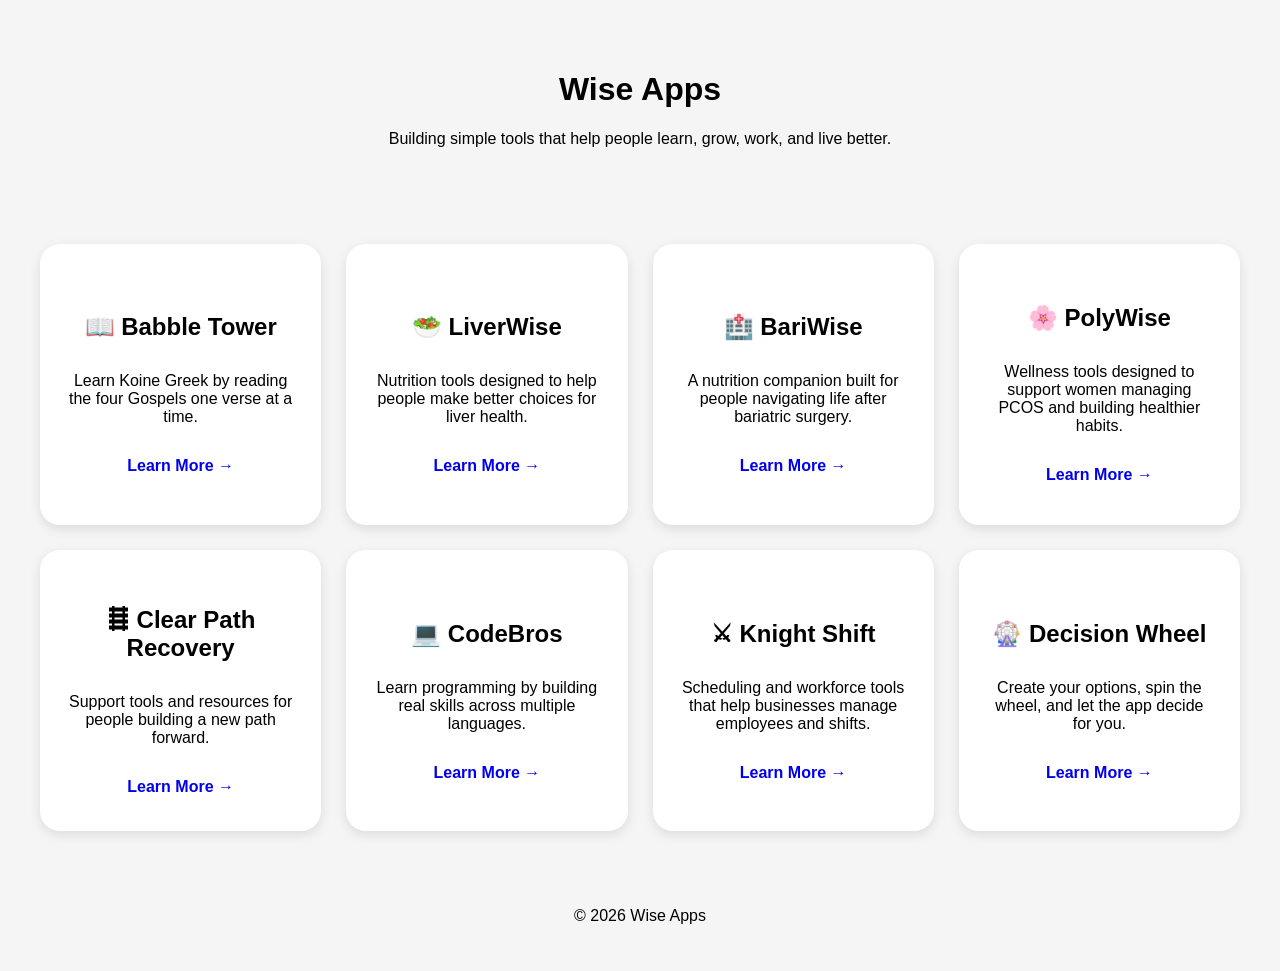
<file: index.html>
<!DOCTYPE html>
<html lang="en">

<head>
    <meta charset="UTF-8">
    <meta name="viewport" content="width=device-width, initial-scale=1.0">

    <title>Wise Apps</title>

    <link rel="stylesheet" href="styles.css">
</head>


<body>

<header class="hero">

    <h1>Wise Apps</h1>

    <p>
        Building simple tools that help people learn, grow, work, and live better.
    </p>

</header>


<main class="apps-grid">


    <div class="app-card">
        <h2>📖 Babble Tower</h2>
        <p>
            Learn Koine Greek by reading the four Gospels one verse at a time.
        </p>
        <a href="apps/babble-tower.html">Learn More →</a>
    </div>


    <div class="app-card">
        <h2>🥗 LiverWise</h2>
        <p>
            Nutrition tools designed to help people make better choices for liver health.
        </p>
        <a href="apps/liverwise.html">Learn More →</a>
    </div>


    <div class="app-card">
        <h2>🏥 BariWise</h2>
        <p>
            A nutrition companion built for people navigating life after bariatric surgery.
        </p>
        <a href="apps/bariwise.html">Learn More →</a>
    </div>


    <div class="app-card">
        <h2>🌸 PolyWise</h2>
        <p>
            Wellness tools designed to support women managing PCOS and building healthier habits.
        </p>
        <a href="apps/polywise.html">Learn More →</a>
    </div>


    <div class="app-card">
        <h2>🛤 Clear Path Recovery</h2>
        <p>
            Support tools and resources for people building a new path forward.
        </p>
        <a href="apps/clear-path-recovery.html">Learn More →</a>
    </div>


    <div class="app-card">
        <h2>💻 CodeBros</h2>
        <p>
            Learn programming by building real skills across multiple languages.
        </p>
        <a href="apps/codebros.html">Learn More →</a>
    </div>


    <div class="app-card">
        <h2>⚔ Knight Shift</h2>
        <p>
            Scheduling and workforce tools that help businesses manage employees and shifts.
        </p>
        <a href="apps/knight-shift.html">Learn More →</a>
    </div>


    <div class="app-card">
        <h2>🎡 Decision Wheel</h2>
        <p>
            Create your options, spin the wheel, and let the app decide for you.
        </p>
        <a href="apps/decision-wheel.html">Learn More →</a>
    </div>


</main>


<footer>

    <p>
        © 2026 Wise Apps
    </p>

</footer>


</body>

</html>
</file>
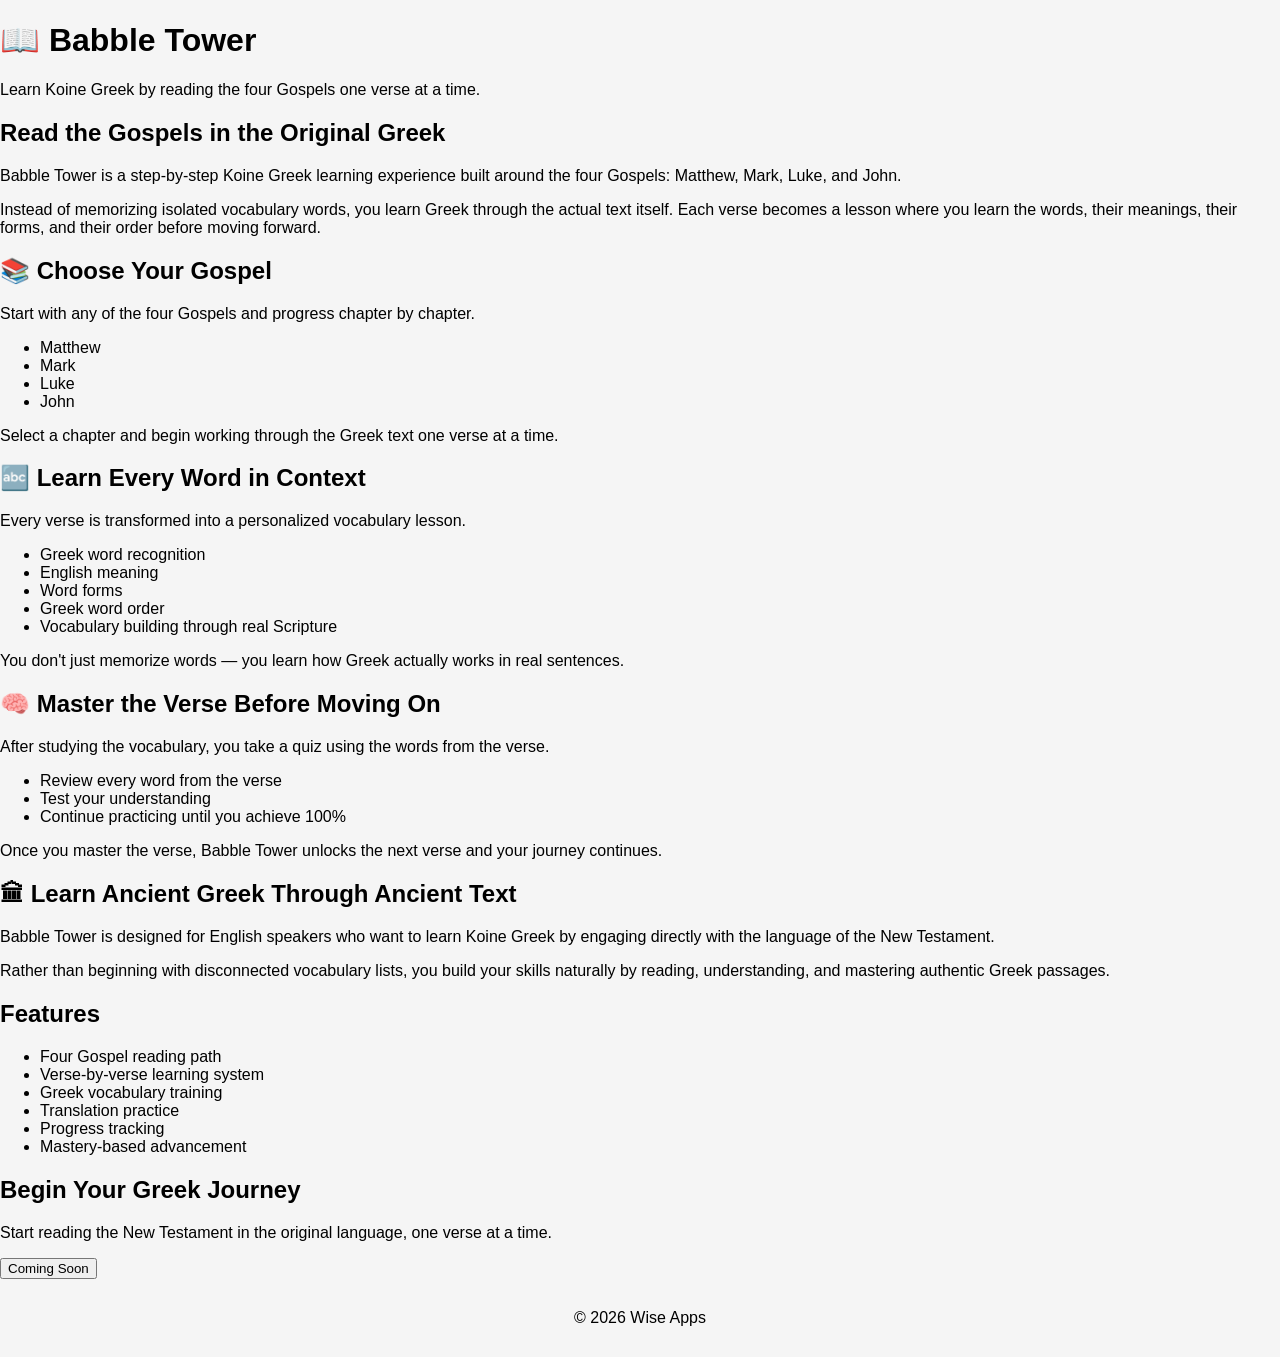
<file: apps/babble-tower.html>
<!DOCTYPE html>
<html lang="en">
<head>
    <meta charset="UTF-8">
    <meta name="viewport" content="width=device-width, initial-scale=1.0">
    <title>Babble Tower | Wise Apps</title>

    <link rel="stylesheet" href="../styles.css">
</head>

<body>

<header>
    <h1>📖 Babble Tower</h1>
    <p>Learn Koine Greek by reading the four Gospels one verse at a time.</p>
</header>


<main>

<section class="card">
    <h2>Read the Gospels in the Original Greek</h2>

    <p>
        Babble Tower is a step-by-step Koine Greek learning experience built
        around the four Gospels: Matthew, Mark, Luke, and John.
    </p>

    <p>
        Instead of memorizing isolated vocabulary words, you learn Greek
        through the actual text itself. Each verse becomes a lesson where you
        learn the words, their meanings, their forms, and their order before
        moving forward.
    </p>
</section>


<section class="card">

<h2>📚 Choose Your Gospel</h2>

<p>
    Start with any of the four Gospels and progress chapter by chapter.
</p>

<ul>
    <li>Matthew</li>
    <li>Mark</li>
    <li>Luke</li>
    <li>John</li>
</ul>

<p>
    Select a chapter and begin working through the Greek text one verse at a
    time.
</p>

</section>


<section class="card">

<h2>🔤 Learn Every Word in Context</h2>

<p>
    Every verse is transformed into a personalized vocabulary lesson.
</p>

<ul>
    <li>Greek word recognition</li>
    <li>English meaning</li>
    <li>Word forms</li>
    <li>Greek word order</li>
    <li>Vocabulary building through real Scripture</li>
</ul>

<p>
    You don't just memorize words — you learn how Greek actually works in
    real sentences.
</p>

</section>


<section class="card">

<h2>🧠 Master the Verse Before Moving On</h2>

<p>
    After studying the vocabulary, you take a quiz using the words from the
    verse.
</p>

<ul>
    <li>Review every word from the verse</li>
    <li>Test your understanding</li>
    <li>Continue practicing until you achieve 100%</li>
</ul>

<p>
    Once you master the verse, Babble Tower unlocks the next verse and your
    journey continues.
</p>

</section>


<section class="card">

<h2>🏛 Learn Ancient Greek Through Ancient Text</h2>

<p>
    Babble Tower is designed for English speakers who want to learn Koine
    Greek by engaging directly with the language of the New Testament.
</p>

<p>
    Rather than beginning with disconnected vocabulary lists, you build your
    skills naturally by reading, understanding, and mastering authentic Greek
    passages.
</p>

</section>


<section class="card">

<h2>Features</h2>

<ul>
    <li>Four Gospel reading path</li>
    <li>Verse-by-verse learning system</li>
    <li>Greek vocabulary training</li>
    <li>Translation practice</li>
    <li>Progress tracking</li>
    <li>Mastery-based advancement</li>
</ul>

</section>


<section class="card">

<h2>Begin Your Greek Journey</h2>

<p>
    Start reading the New Testament in the original language, one verse at a
    time.
</p>

<button>
    Coming Soon
</button>

</section>


</main>


<footer>
    © 2026 Wise Apps
</footer>


</body>
</html>
</file>
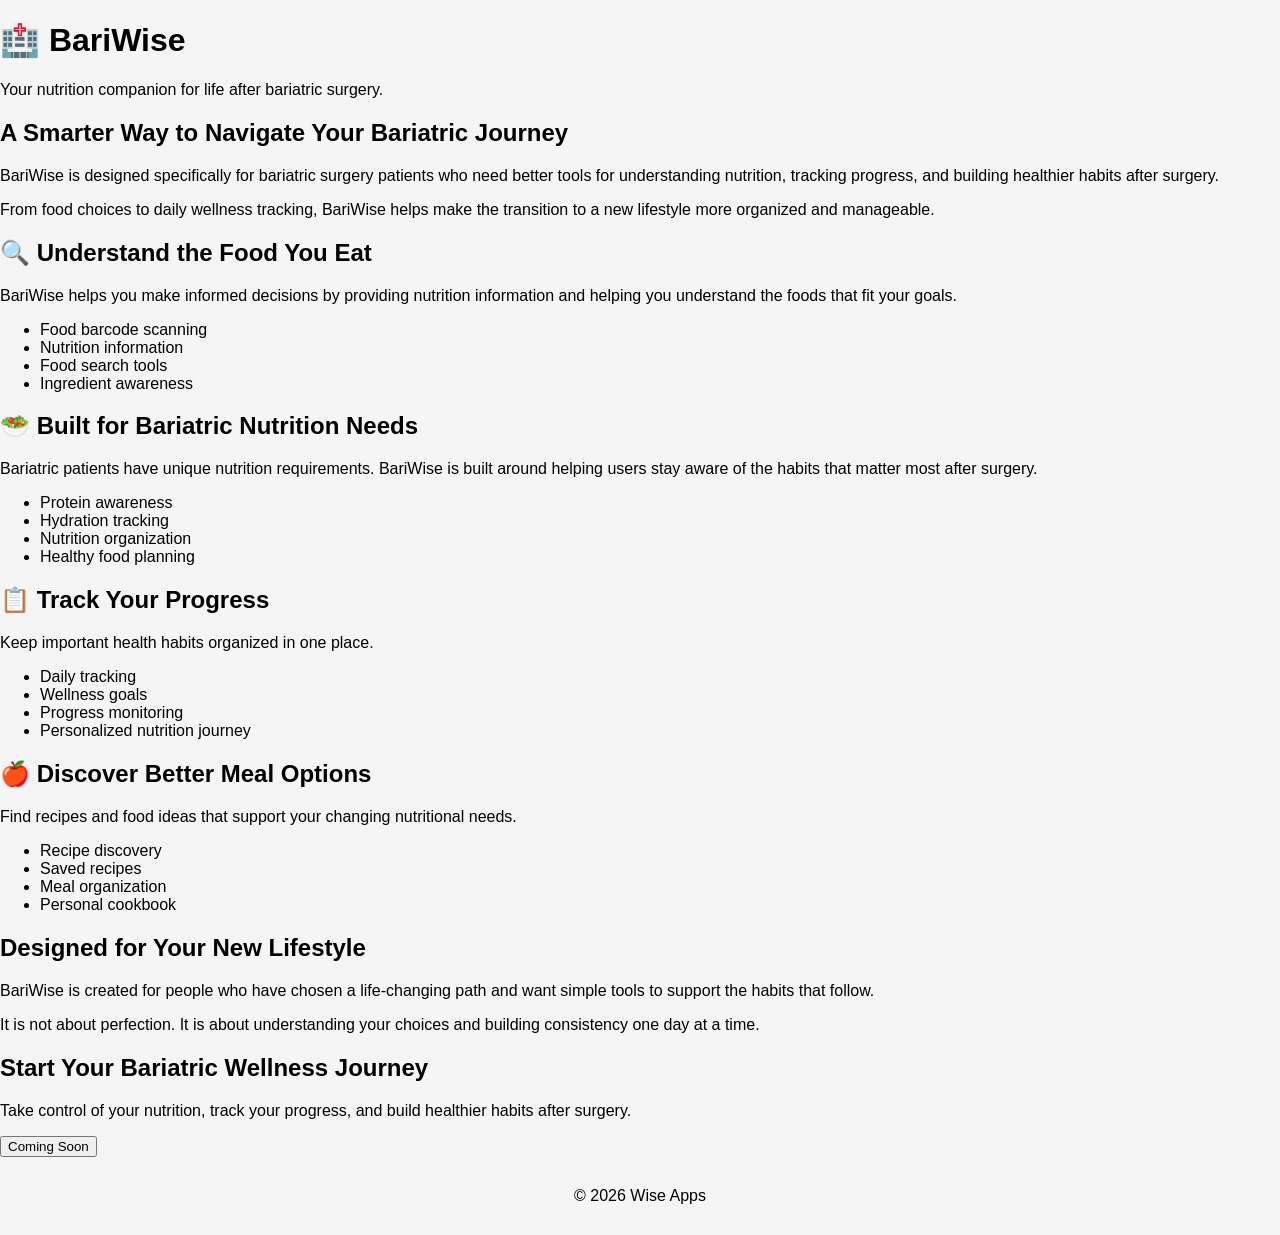
<file: apps/bariwise.html>
<!DOCTYPE html>
<html lang="en">
<head>
    <meta charset="UTF-8">
    <meta name="viewport" content="width=device-width, initial-scale=1.0">
    <title>BariWise | Wise Apps</title>

    <link rel="stylesheet" href="../styles.css">
</head>

<body>

<header>
    <h1>🏥 BariWise</h1>
    <p>Your nutrition companion for life after bariatric surgery.</p>
</header>


<main>

<section class="card">

<h2>A Smarter Way to Navigate Your Bariatric Journey</h2>

<p>
    BariWise is designed specifically for bariatric surgery patients who need
    better tools for understanding nutrition, tracking progress, and building
    healthier habits after surgery.
</p>

<p>
    From food choices to daily wellness tracking, BariWise helps make the
    transition to a new lifestyle more organized and manageable.
</p>

</section>


<section class="card">

<h2>🔍 Understand the Food You Eat</h2>

<p>
    BariWise helps you make informed decisions by providing nutrition
    information and helping you understand the foods that fit your goals.
</p>

<ul>
    <li>Food barcode scanning</li>
    <li>Nutrition information</li>
    <li>Food search tools</li>
    <li>Ingredient awareness</li>
</ul>

</section>


<section class="card">

<h2>🥗 Built for Bariatric Nutrition Needs</h2>

<p>
    Bariatric patients have unique nutrition requirements. BariWise is built
    around helping users stay aware of the habits that matter most after
    surgery.
</p>

<ul>
    <li>Protein awareness</li>
    <li>Hydration tracking</li>
    <li>Nutrition organization</li>
    <li>Healthy food planning</li>
</ul>

</section>


<section class="card">

<h2>📋 Track Your Progress</h2>

<p>
    Keep important health habits organized in one place.
</p>

<ul>
    <li>Daily tracking</li>
    <li>Wellness goals</li>
    <li>Progress monitoring</li>
    <li>Personalized nutrition journey</li>
</ul>

</section>


<section class="card">

<h2>🍎 Discover Better Meal Options</h2>

<p>
    Find recipes and food ideas that support your changing nutritional needs.
</p>

<ul>
    <li>Recipe discovery</li>
    <li>Saved recipes</li>
    <li>Meal organization</li>
    <li>Personal cookbook</li>
</ul>

</section>


<section class="card">

<h2>Designed for Your New Lifestyle</h2>

<p>
    BariWise is created for people who have chosen a life-changing path and
    want simple tools to support the habits that follow.
</p>

<p>
    It is not about perfection. It is about understanding your choices and
    building consistency one day at a time.
</p>

</section>


<section class="card">

<h2>Start Your Bariatric Wellness Journey</h2>

<p>
    Take control of your nutrition, track your progress, and build healthier
    habits after surgery.
</p>

<button>
    Coming Soon
</button>

</section>


</main>


<footer>
    © 2026 Wise Apps
</footer>


</body>
</html>
</file>
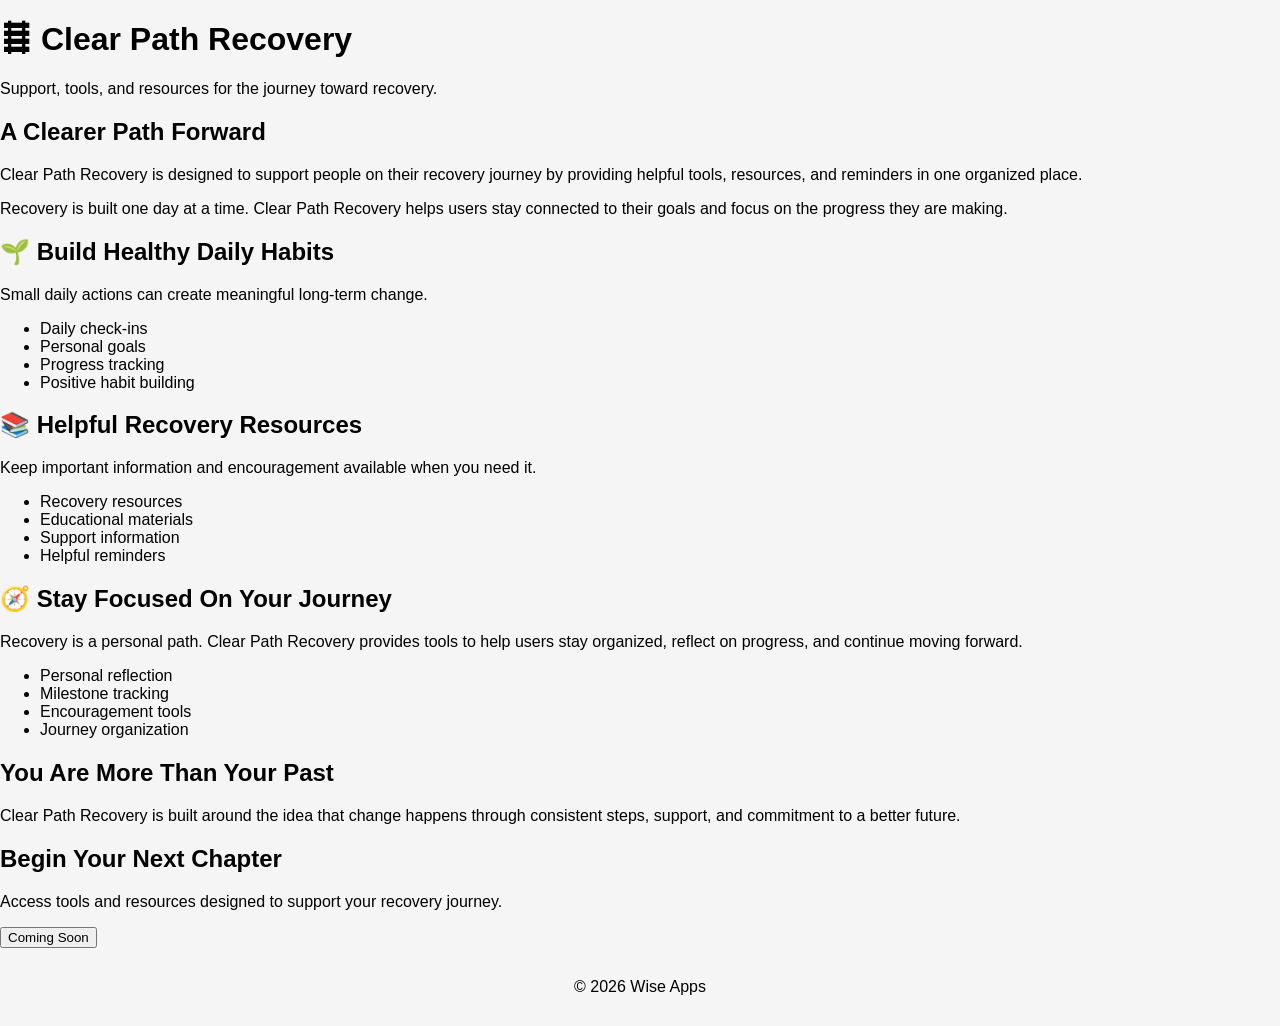
<file: apps/clear-path-recovery.html>
<!DOCTYPE html>
<html lang="en">
<head>
    <meta charset="UTF-8">
    <meta name="viewport" content="width=device-width, initial-scale=1.0">
    <title>Clear Path Recovery | Wise Apps</title>

    <link rel="stylesheet" href="../styles.css">
</head>

<body>

<header>
    <h1>🛤 Clear Path Recovery</h1>
    <p>Support, tools, and resources for the journey toward recovery.</p>
</header>


<main>


<section class="card">

<h2>A Clearer Path Forward</h2>

<p>
    Clear Path Recovery is designed to support people on their recovery
    journey by providing helpful tools, resources, and reminders in one
    organized place.
</p>

<p>
    Recovery is built one day at a time. Clear Path Recovery helps users stay
    connected to their goals and focus on the progress they are making.
</p>

</section>


<section class="card">

<h2>🌱 Build Healthy Daily Habits</h2>

<p>
    Small daily actions can create meaningful long-term change.
</p>

<ul>
    <li>Daily check-ins</li>
    <li>Personal goals</li>
    <li>Progress tracking</li>
    <li>Positive habit building</li>
</ul>

</section>


<section class="card">

<h2>📚 Helpful Recovery Resources</h2>

<p>
    Keep important information and encouragement available when you need it.
</p>

<ul>
    <li>Recovery resources</li>
    <li>Educational materials</li>
    <li>Support information</li>
    <li>Helpful reminders</li>
</ul>

</section>


<section class="card">

<h2>🧭 Stay Focused On Your Journey</h2>

<p>
    Recovery is a personal path. Clear Path Recovery provides tools to help
    users stay organized, reflect on progress, and continue moving forward.
</p>

<ul>
    <li>Personal reflection</li>
    <li>Milestone tracking</li>
    <li>Encouragement tools</li>
    <li>Journey organization</li>
</ul>

</section>


<section class="card">

<h2>You Are More Than Your Past</h2>

<p>
    Clear Path Recovery is built around the idea that change happens through
    consistent steps, support, and commitment to a better future.
</p>

</section>


<section class="card">

<h2>Begin Your Next Chapter</h2>

<p>
    Access tools and resources designed to support your recovery journey.
</p>

<button>
    Coming Soon
</button>

</section>


</main>


<footer>
    © 2026 Wise Apps
</footer>


</body>
</html>
</file>
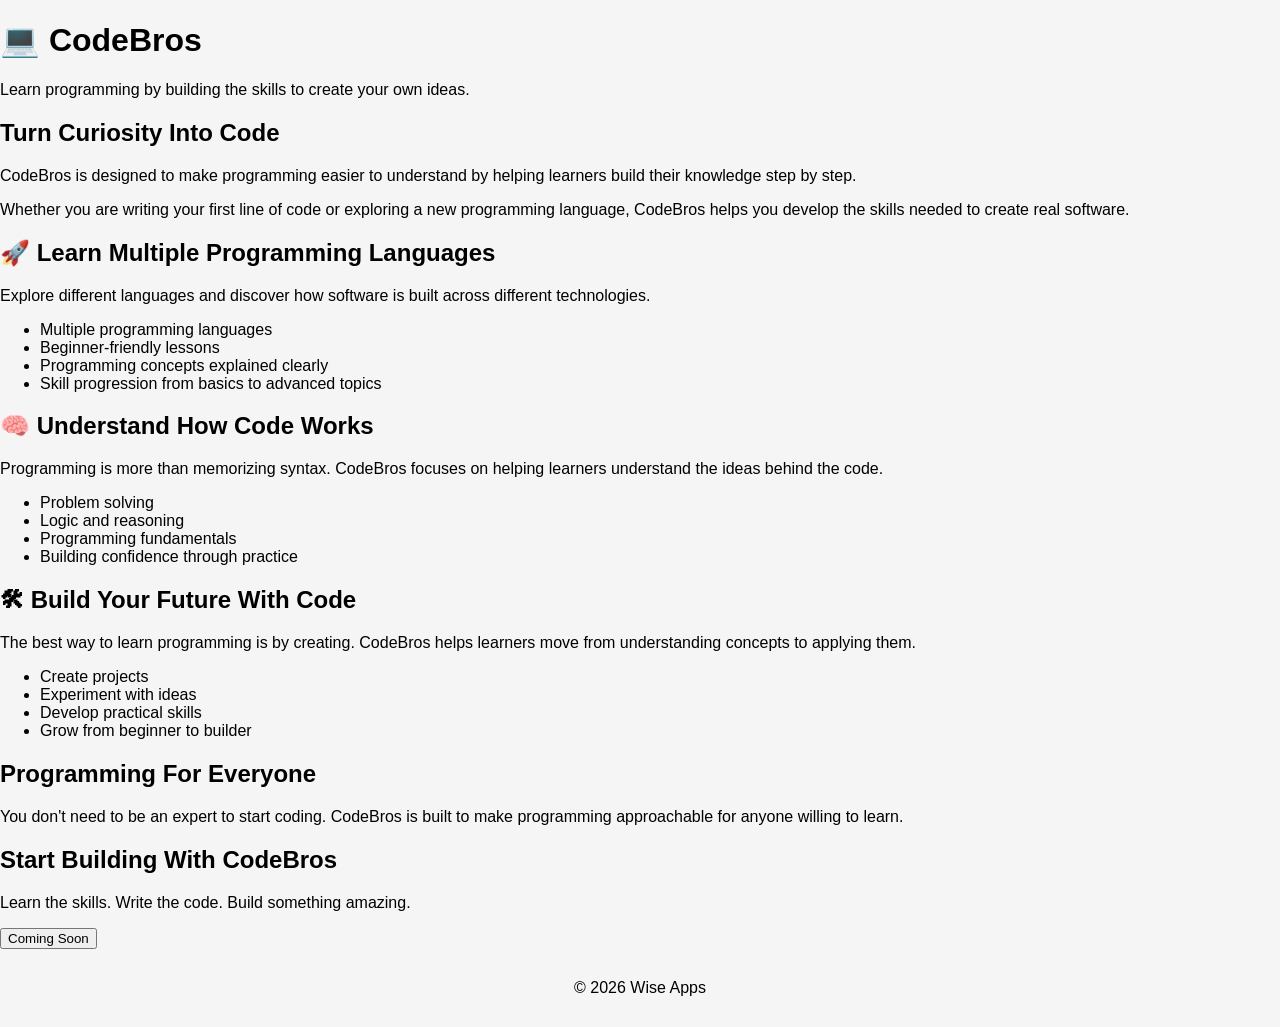
<file: apps/codebros.html>
<!DOCTYPE html>
<html lang="en">
<head>
    <meta charset="UTF-8">
    <meta name="viewport" content="width=device-width, initial-scale=1.0">
    <title>CodeBros | Wise Apps</title>

    <link rel="stylesheet" href="../styles.css">
</head>

<body>

<header>
    <h1>💻 CodeBros</h1>
    <p>Learn programming by building the skills to create your own ideas.</p>
</header>


<main>


<section class="card">

<h2>Turn Curiosity Into Code</h2>

<p>
    CodeBros is designed to make programming easier to understand by helping
    learners build their knowledge step by step.
</p>

<p>
    Whether you are writing your first line of code or exploring a new
    programming language, CodeBros helps you develop the skills needed to
    create real software.
</p>

</section>


<section class="card">

<h2>🚀 Learn Multiple Programming Languages</h2>

<p>
    Explore different languages and discover how software is built across
    different technologies.
</p>

<ul>
    <li>Multiple programming languages</li>
    <li>Beginner-friendly lessons</li>
    <li>Programming concepts explained clearly</li>
    <li>Skill progression from basics to advanced topics</li>
</ul>

</section>


<section class="card">

<h2>🧠 Understand How Code Works</h2>

<p>
    Programming is more than memorizing syntax. CodeBros focuses on helping
    learners understand the ideas behind the code.
</p>

<ul>
    <li>Problem solving</li>
    <li>Logic and reasoning</li>
    <li>Programming fundamentals</li>
    <li>Building confidence through practice</li>
</ul>

</section>


<section class="card">

<h2>🛠 Build Your Future With Code</h2>

<p>
    The best way to learn programming is by creating. CodeBros helps learners
    move from understanding concepts to applying them.
</p>

<ul>
    <li>Create projects</li>
    <li>Experiment with ideas</li>
    <li>Develop practical skills</li>
    <li>Grow from beginner to builder</li>
</ul>

</section>


<section class="card">

<h2>Programming For Everyone</h2>

<p>
    You don't need to be an expert to start coding. CodeBros is built to make
    programming approachable for anyone willing to learn.
</p>

</section>


<section class="card">

<h2>Start Building With CodeBros</h2>

<p>
    Learn the skills. Write the code. Build something amazing.
</p>

<button>
    Coming Soon
</button>

</section>


</main>


<footer>
    © 2026 Wise Apps
</footer>


</body>
</html>
</file>
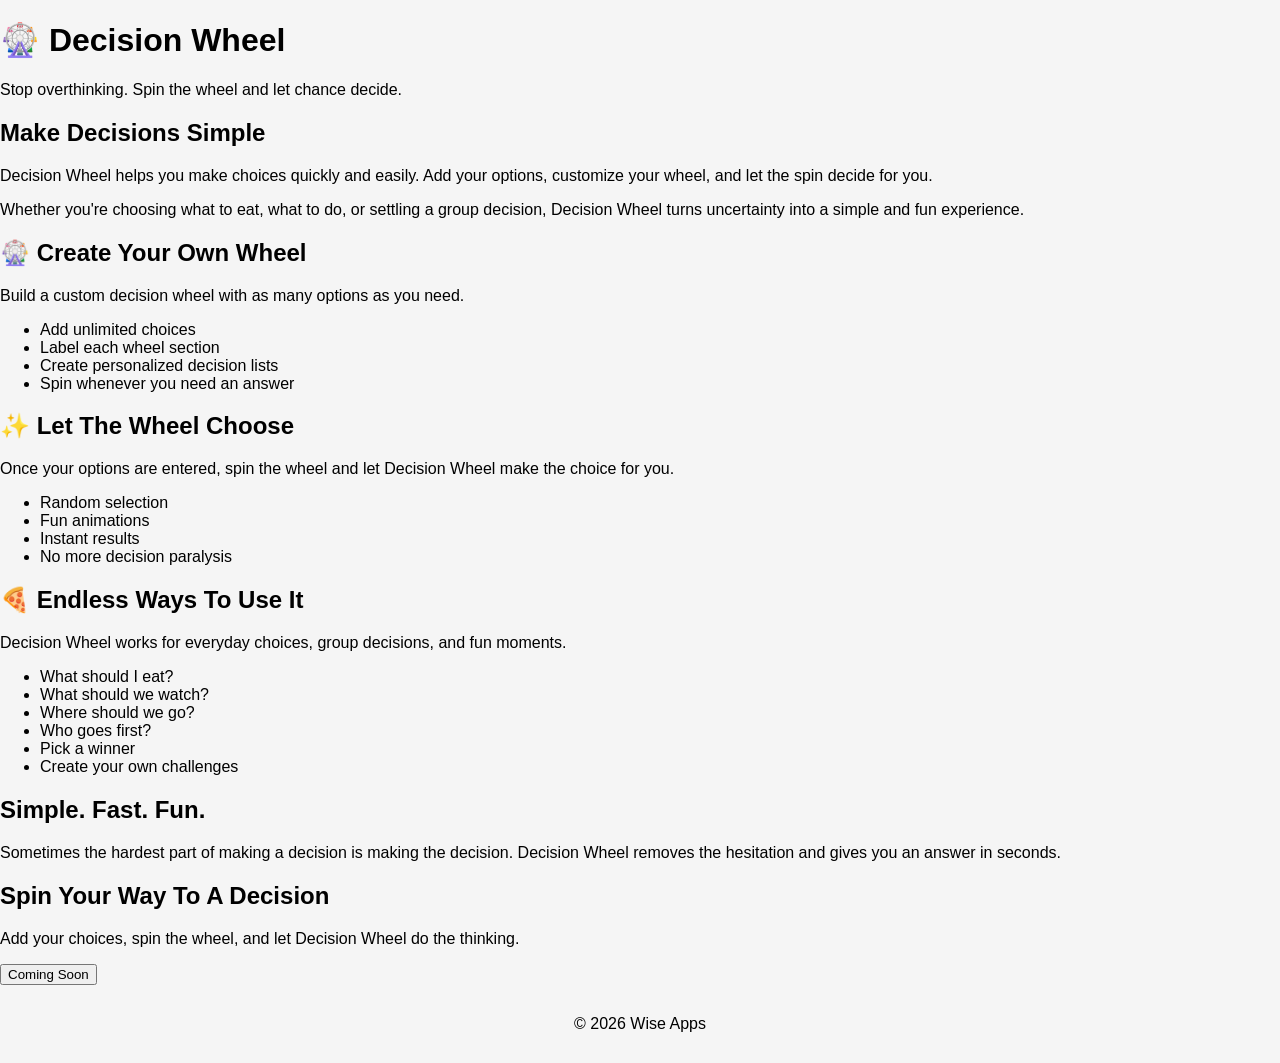
<file: apps/decision-wheel.html>
<!DOCTYPE html>
<html lang="en">
<head>
    <meta charset="UTF-8">
    <meta name="viewport" content="width=device-width, initial-scale=1.0">
    <title>Decision Wheel | Wise Apps</title>

    <link rel="stylesheet" href="../styles.css">
</head>

<body>

<header>
    <h1>🎡 Decision Wheel</h1>
    <p>Stop overthinking. Spin the wheel and let chance decide.</p>
</header>


<main>


<section class="card">

<h2>Make Decisions Simple</h2>

<p>
    Decision Wheel helps you make choices quickly and easily. Add your
    options, customize your wheel, and let the spin decide for you.
</p>

<p>
    Whether you're choosing what to eat, what to do, or settling a group
    decision, Decision Wheel turns uncertainty into a simple and fun
    experience.
</p>

</section>


<section class="card">

<h2>🎡 Create Your Own Wheel</h2>

<p>
    Build a custom decision wheel with as many options as you need.
</p>

<ul>
    <li>Add unlimited choices</li>
    <li>Label each wheel section</li>
    <li>Create personalized decision lists</li>
    <li>Spin whenever you need an answer</li>
</ul>

</section>


<section class="card">

<h2>✨ Let The Wheel Choose</h2>

<p>
    Once your options are entered, spin the wheel and let Decision Wheel make
    the choice for you.
</p>

<ul>
    <li>Random selection</li>
    <li>Fun animations</li>
    <li>Instant results</li>
    <li>No more decision paralysis</li>
</ul>

</section>


<section class="card">

<h2>🍕 Endless Ways To Use It</h2>

<p>
    Decision Wheel works for everyday choices, group decisions, and fun
    moments.
</p>

<ul>
    <li>What should I eat?</li>
    <li>What should we watch?</li>
    <li>Where should we go?</li>
    <li>Who goes first?</li>
    <li>Pick a winner</li>
    <li>Create your own challenges</li>
</ul>

</section>


<section class="card">

<h2>Simple. Fast. Fun.</h2>

<p>
    Sometimes the hardest part of making a decision is making the decision.
    Decision Wheel removes the hesitation and gives you an answer in seconds.
</p>

</section>


<section class="card">

<h2>Spin Your Way To A Decision</h2>

<p>
    Add your choices, spin the wheel, and let Decision Wheel do the thinking.
</p>

<button>
    Coming Soon
</button>

</section>


</main>


<footer>
    © 2026 Wise Apps
</footer>


</body>
</html>
</file>
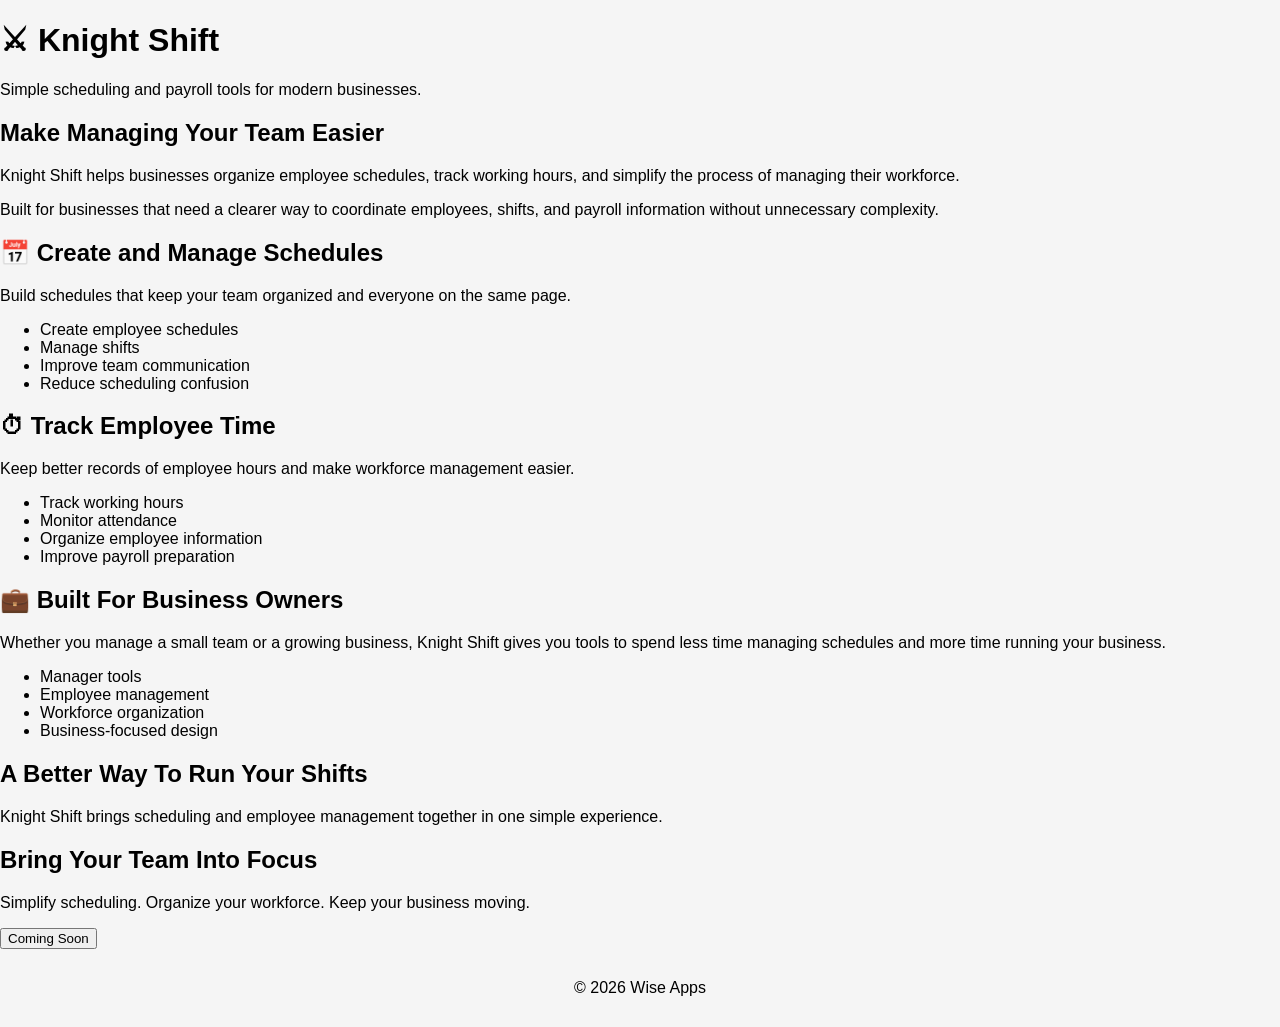
<file: apps/knight-shift.html>
<!DOCTYPE html>
<html lang="en">
<head>
    <meta charset="UTF-8">
    <meta name="viewport" content="width=device-width, initial-scale=1.0">
    <title>Knight Shift | Wise Apps</title>

    <link rel="stylesheet" href="../styles.css">
</head>

<body>

<header>
    <h1>⚔ Knight Shift</h1>
    <p>Simple scheduling and payroll tools for modern businesses.</p>
</header>


<main>


<section class="card">

<h2>Make Managing Your Team Easier</h2>

<p>
    Knight Shift helps businesses organize employee schedules, track working
    hours, and simplify the process of managing their workforce.
</p>

<p>
    Built for businesses that need a clearer way to coordinate employees,
    shifts, and payroll information without unnecessary complexity.
</p>

</section>


<section class="card">

<h2>📅 Create and Manage Schedules</h2>

<p>
    Build schedules that keep your team organized and everyone on the same
    page.
</p>

<ul>
    <li>Create employee schedules</li>
    <li>Manage shifts</li>
    <li>Improve team communication</li>
    <li>Reduce scheduling confusion</li>
</ul>

</section>


<section class="card">

<h2>⏱ Track Employee Time</h2>

<p>
    Keep better records of employee hours and make workforce management
    easier.
</p>

<ul>
    <li>Track working hours</li>
    <li>Monitor attendance</li>
    <li>Organize employee information</li>
    <li>Improve payroll preparation</li>
</ul>

</section>


<section class="card">

<h2>💼 Built For Business Owners</h2>

<p>
    Whether you manage a small team or a growing business, Knight Shift gives
    you tools to spend less time managing schedules and more time running your
    business.
</p>

<ul>
    <li>Manager tools</li>
    <li>Employee management</li>
    <li>Workforce organization</li>
    <li>Business-focused design</li>
</ul>

</section>


<section class="card">

<h2>A Better Way To Run Your Shifts</h2>

<p>
    Knight Shift brings scheduling and employee management together in one
    simple experience.
</p>

</section>


<section class="card">

<h2>Bring Your Team Into Focus</h2>

<p>
    Simplify scheduling. Organize your workforce. Keep your business moving.
</p>

<button>
    Coming Soon
</button>

</section>


</main>


<footer>
    © 2026 Wise Apps
</footer>


</body>
</html>
</file>
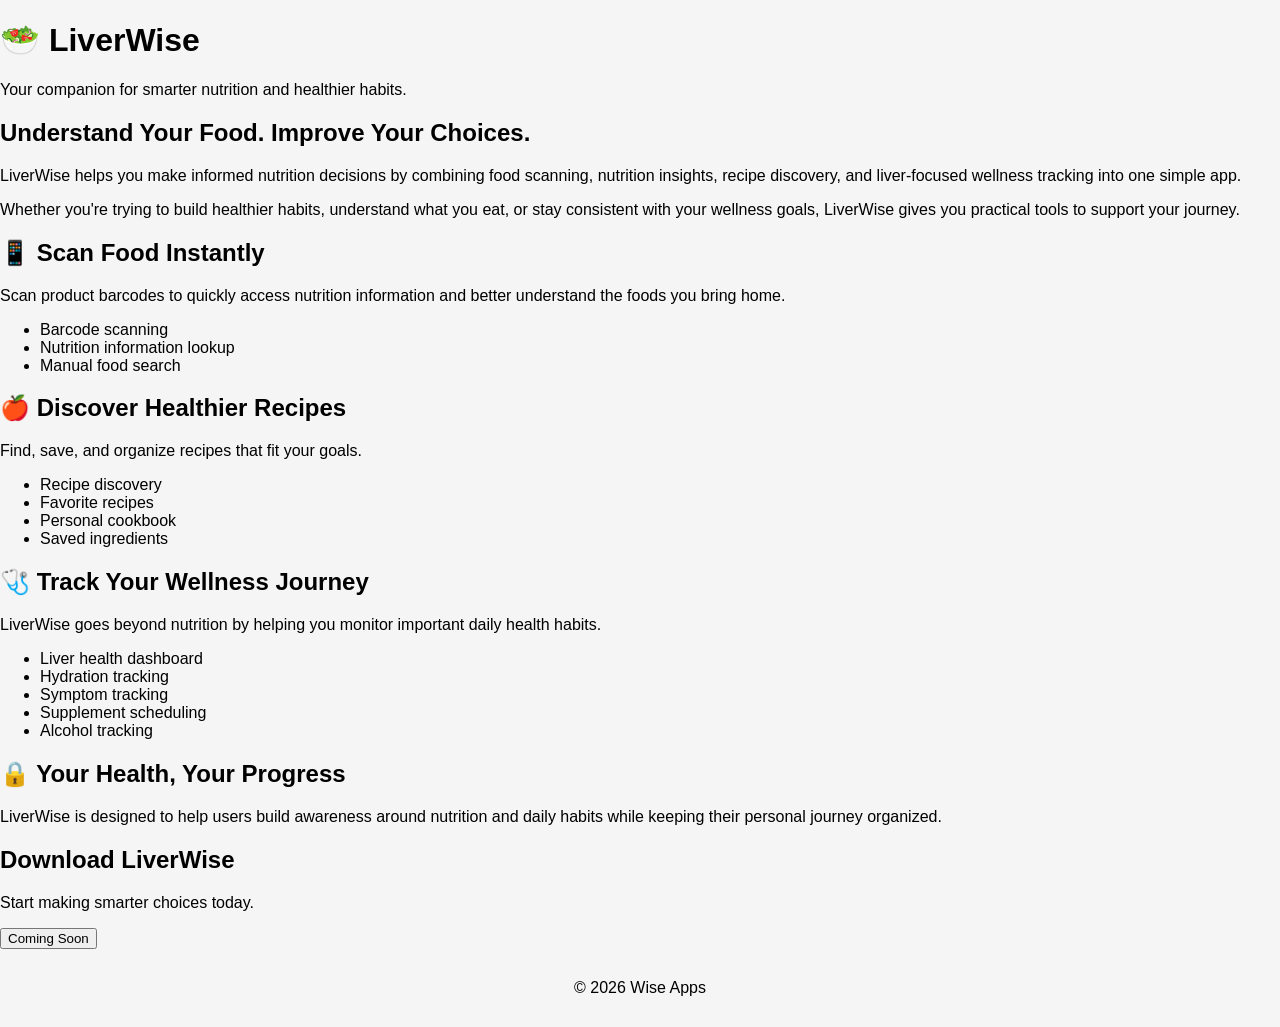
<file: apps/liverwise.html>
<!DOCTYPE html>
<html lang="en">
<head>
    <meta charset="UTF-8">
    <meta name="viewport" content="width=device-width, initial-scale=1.0">
    <title>LiverWise | Wise Apps</title>

    <link rel="stylesheet" href="../styles.css">
</head>

<body>

<header>
    <h1>🥗 LiverWise</h1>
    <p>Your companion for smarter nutrition and healthier habits.</p>
</header>


<main>

<section class="card">
    <h2>Understand Your Food. Improve Your Choices.</h2>

    <p>
        LiverWise helps you make informed nutrition decisions by combining
        food scanning, nutrition insights, recipe discovery, and liver-focused
        wellness tracking into one simple app.
    </p>

    <p>
        Whether you're trying to build healthier habits, understand what you
        eat, or stay consistent with your wellness goals, LiverWise gives you
        practical tools to support your journey.
    </p>
</section>


<section class="card">

<h2>📱 Scan Food Instantly</h2>

<p>
    Scan product barcodes to quickly access nutrition information and better
    understand the foods you bring home.
</p>

<ul>
    <li>Barcode scanning</li>
    <li>Nutrition information lookup</li>
    <li>Manual food search</li>
</ul>

</section>


<section class="card">

<h2>🍎 Discover Healthier Recipes</h2>

<p>
    Find, save, and organize recipes that fit your goals.
</p>

<ul>
    <li>Recipe discovery</li>
    <li>Favorite recipes</li>
    <li>Personal cookbook</li>
    <li>Saved ingredients</li>
</ul>

</section>


<section class="card">

<h2>🩺 Track Your Wellness Journey</h2>

<p>
    LiverWise goes beyond nutrition by helping you monitor important daily
    health habits.
</p>

<ul>
    <li>Liver health dashboard</li>
    <li>Hydration tracking</li>
    <li>Symptom tracking</li>
    <li>Supplement scheduling</li>
    <li>Alcohol tracking</li>
</ul>

</section>


<section class="card">

<h2>🔒 Your Health, Your Progress</h2>

<p>
    LiverWise is designed to help users build awareness around nutrition and
    daily habits while keeping their personal journey organized.
</p>

</section>


<section class="card">

<h2>Download LiverWise</h2>

<p>
    Start making smarter choices today.
</p>

<button>
    Coming Soon
</button>

</section>


</main>


<footer>
    © 2026 Wise Apps
</footer>


</body>
</html>
</file>
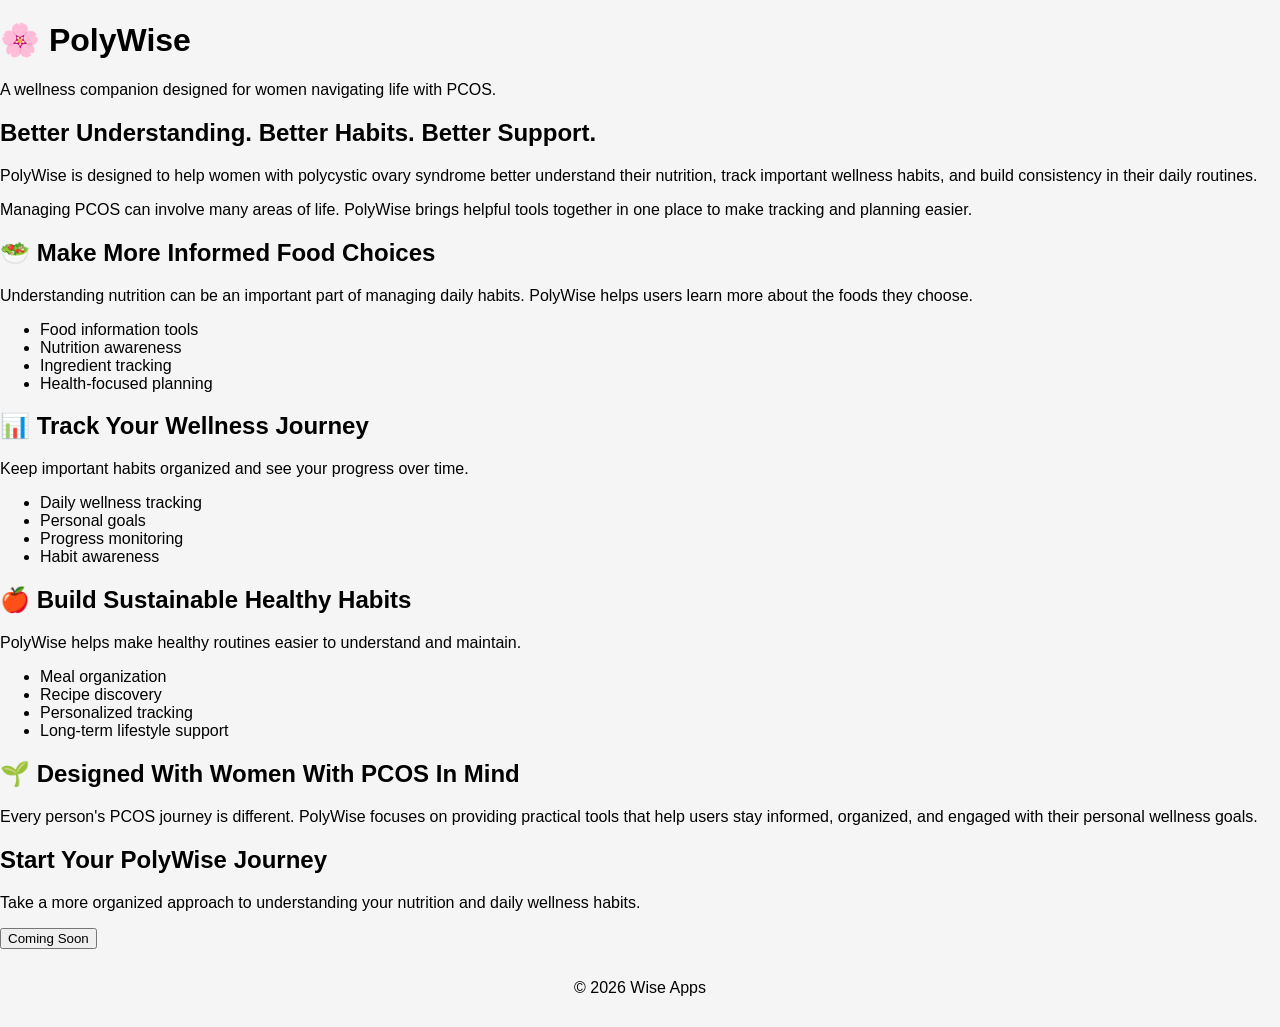
<file: apps/polywise.html>
<!DOCTYPE html>
<html lang="en">
<head>
    <meta charset="UTF-8">
    <meta name="viewport" content="width=device-width, initial-scale=1.0">
    <title>PolyWise | Wise Apps</title>

    <link rel="stylesheet" href="../styles.css">
</head>

<body>

<header>
    <h1>🌸 PolyWise</h1>
    <p>A wellness companion designed for women navigating life with PCOS.</p>
</header>


<main>


<section class="card">

<h2>Better Understanding. Better Habits. Better Support.</h2>

<p>
    PolyWise is designed to help women with polycystic ovary syndrome better
    understand their nutrition, track important wellness habits, and build
    consistency in their daily routines.
</p>

<p>
    Managing PCOS can involve many areas of life. PolyWise brings helpful
    tools together in one place to make tracking and planning easier.
</p>

</section>


<section class="card">

<h2>🥗 Make More Informed Food Choices</h2>

<p>
    Understanding nutrition can be an important part of managing daily habits.
    PolyWise helps users learn more about the foods they choose.
</p>

<ul>
    <li>Food information tools</li>
    <li>Nutrition awareness</li>
    <li>Ingredient tracking</li>
    <li>Health-focused planning</li>
</ul>

</section>


<section class="card">

<h2>📊 Track Your Wellness Journey</h2>

<p>
    Keep important habits organized and see your progress over time.
</p>

<ul>
    <li>Daily wellness tracking</li>
    <li>Personal goals</li>
    <li>Progress monitoring</li>
    <li>Habit awareness</li>
</ul>

</section>


<section class="card">

<h2>🍎 Build Sustainable Healthy Habits</h2>

<p>
    PolyWise helps make healthy routines easier to understand and maintain.
</p>

<ul>
    <li>Meal organization</li>
    <li>Recipe discovery</li>
    <li>Personalized tracking</li>
    <li>Long-term lifestyle support</li>
</ul>

</section>


<section class="card">

<h2>🌱 Designed With Women With PCOS In Mind</h2>

<p>
    Every person's PCOS journey is different. PolyWise focuses on providing
    practical tools that help users stay informed, organized, and engaged
    with their personal wellness goals.
</p>

</section>


<section class="card">

<h2>Start Your PolyWise Journey</h2>

<p>
    Take a more organized approach to understanding your nutrition and daily
    wellness habits.
</p>

<button>
    Coming Soon
</button>

</section>


</main>


<footer>
    © 2026 Wise Apps
</footer>


</body>
</html>
</file>
<file: styles.css>
body {
    font-family: Arial, sans-serif;
    margin: 0;
    background: #f5f5f5;
}


.hero {
    text-align: center;
    padding: 50px 20px;
}


.apps-grid {
    max-width: 1200px;
    margin: auto;
    padding: 30px 20px;

    display: grid;
    grid-template-columns: repeat(4, 1fr);
    gap: 25px;
}


.app-card {
    background: white;

    aspect-ratio: 1 / 1;

    border-radius: 20px;

    padding: 25px;

    display: flex;
    flex-direction: column;
    justify-content: center;
    align-items: center;

    text-align: center;

    box-shadow: 0 4px 12px rgba(0,0,0,0.1);
}


.app-card h2 {
    margin-bottom: 15px;
}


.app-card a {
    margin-top: 15px;
    text-decoration: none;
    font-weight: bold;
}


footer {
    text-align: center;
    padding: 30px;
}


@media(max-width:900px){

    .apps-grid {
        grid-template-columns: repeat(2, 1fr);
    }

}


@media(max-width:500px){

    .apps-grid {
        grid-template-columns: 1fr;
    }

}
</file>
